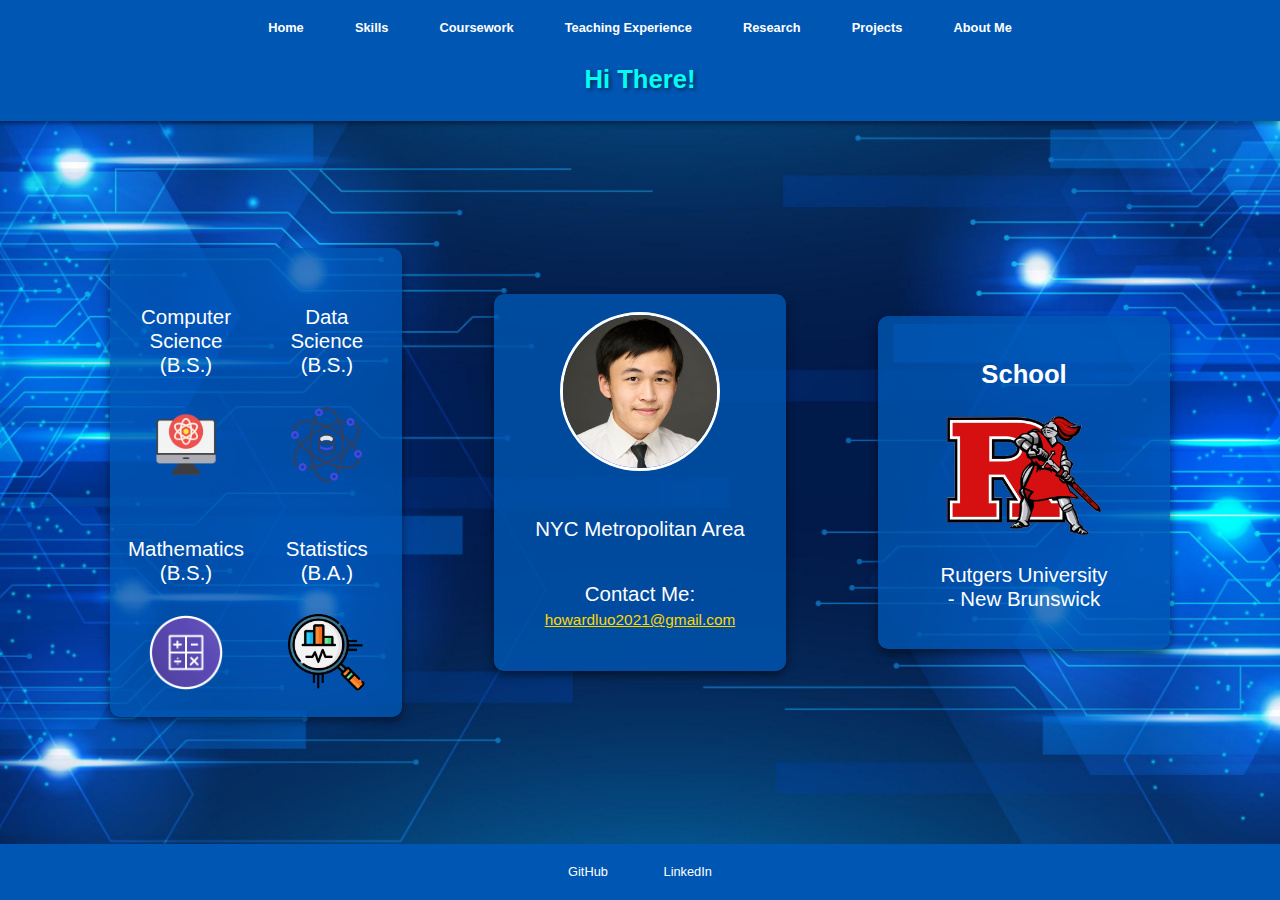
<file: templates/index.html>
<!DOCTYPE html>
<html lang="en">
<head>
    <meta charset="UTF-8">
    <meta name="viewport" content="width=device-width, initial-scale=1.0">
    <title>Howard Luo's Website</title>
    <link rel="stylesheet" href="/static/css/styles.css">
</head>
<body>
    <header>
        <nav>
            <a href="/">Home</a>
            <a href="/skills">Skills</a>
            <a href="/coursework">Coursework</a>
            <a href="/teaching">Teaching Experience</a>
            <a href="/research">Research</a>
            <a href="/projects">Projects</a>
            <a href="/about">About Me</a>
        </nav>
        <h1>Hi There!</h1>
        
    </header>
    <div class="container">
        <!-- Left (Majors) -->
        <div class="box">
            <div class="majors-grid">
                <div class="majors-item">
                    <p>Computer Science (B.S.)</p>
                    <a href="https://www.cs.rutgers.edu/academics/undergraduate/cs-degrees/b-s-degree" target="_blank">
                        <img src="/static/majors/computer_science.png" alt="Computer Science">
                    </a>
                </div>
                <div class="majors-item">
                    <p>Data Science (B.S.)</p>
                    <a href="https://mps.rutgers.edu/data-science-program/b-s-in-data-science" target="_blank">
                        <img src="/static/majors/data_science.png" alt="Data Science">
                    </a>
                </div>
                <div class="majors-item">
                    <p>Mathematics (B.S.)</p>
                    <a href="https://math.rutgers.edu/academics/undergraduate/majors" target="_blank">
                        <img src="/static/majors/mathematics.png" alt="Mathematics">
                    </a>
                </div>
                <div class="majors-item">
                    <p>Statistics (B.A.)</p>
                    <a href="https://statistics.rutgers.edu/majors" target="_blank">
                        <img src="/static/majors/statistics.png" alt="Statistics">
                    </a>
                </div>
            </div>
        </div>

        <!-- Middle (General) -->
        <div class="box center-box">
            <a href="https://youtu.be/dQw4w9WgXcQ" target="_blank">
                <img src="/static/misc_assets/my_photo.jpg" alt="My Photo">
            </a>
            <p>NYC Metropolitan Area</p>
            <p>Contact Me: <a href="mailto:howardluo2021@gmail.com" style="color: #FFD700;">howardluo2021@gmail.com</a></p>
        </div>

        <!-- Right (School) -->
        <div class="box right-box">
            <h3>School</h3>
            <a href="https://newbrunswick.rutgers.edu/" target="_blank">
                <img src="/static/misc_assets/rutgers_logo.png" alt="Rutgers University">
            </a>
            <p>Rutgers University<br>- New Brunswick</p>
        </div>
    </div>
    <footer>
        <a href="https://github.com/HowardLuo49" target="_blank">GitHub</a>
        <a href="https://www.linkedin.com/in/howard-luo-03b54b238/" target="_blank">LinkedIn</a>
    </footer>
</body>
</html>
</file>
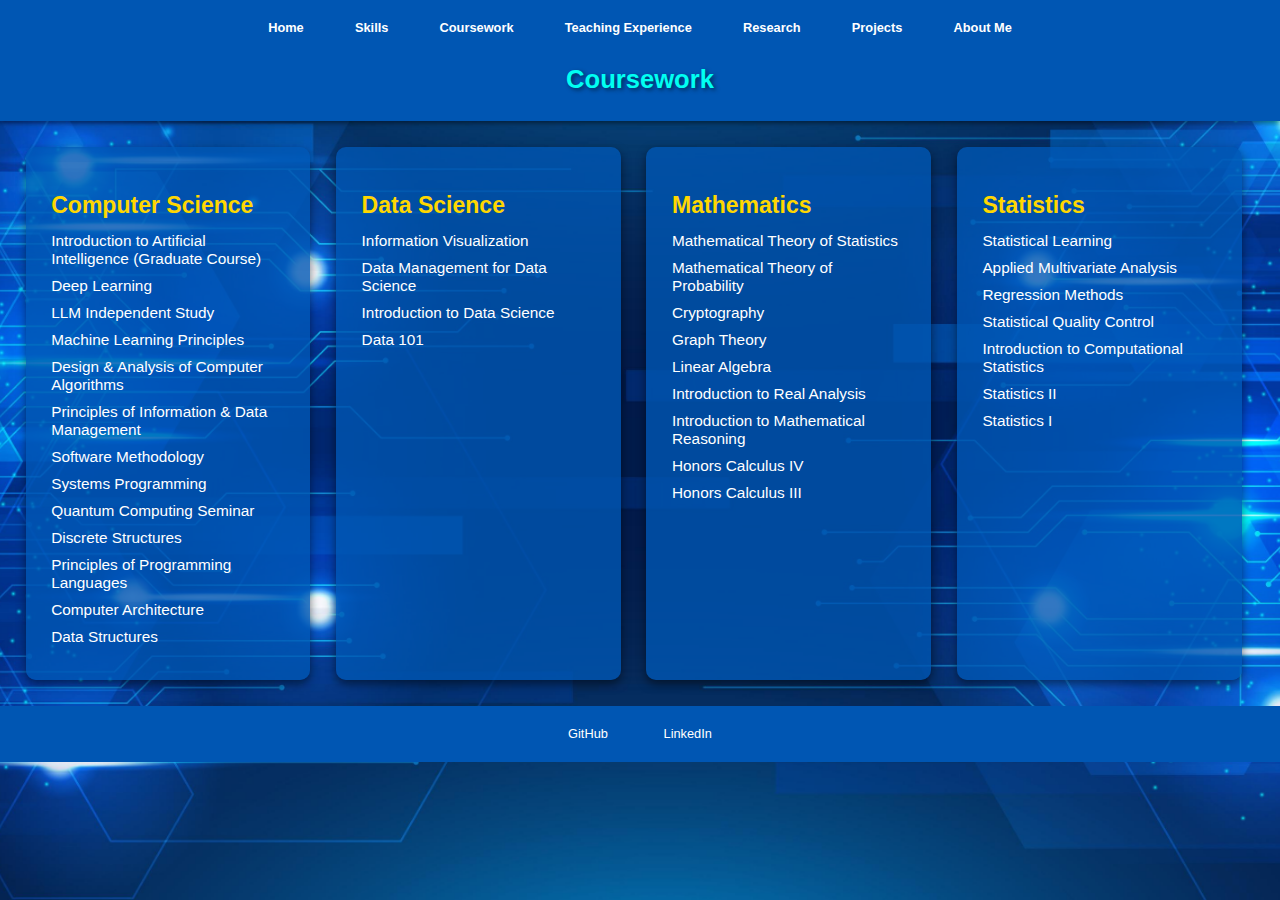
<file: templates/coursework.html>
<!DOCTYPE html>
<html lang="en">
<head>
    <meta charset="UTF-8">
    <meta name="viewport" content="width=device-width, initial-scale=1.0">
    <title>Coursework</title>
    <link rel="stylesheet" href="/static/css/styles.css">
</head>
<body>
    <header>
        <nav>
            <a href="/">Home</a>
            <a href="/skills">Skills</a>
            <a href="/coursework">Coursework</a>
            <a href="/teaching">Teaching Experience</a>
            <a href="/research">Research</a>
            <a href="/projects">Projects</a>
            <a href="/about">About Me</a>
        </nav>
        <h1>Coursework</h1>
    </header>
    <div class="coursework-container">
        <div class="coursework-column">
            <h2>Computer Science</h2>
            <ul>
                <li>Introduction to Artificial Intelligence (Graduate Course)</li>
                <li>Deep Learning</li>
                <li>LLM Independent Study</li>
                <li>Machine Learning Principles</li>
                <li>Design & Analysis of Computer Algorithms</li>
                <li>Principles of Information & Data Management</li>
                <li>Software Methodology</li>
                <li>Systems Programming</li>
                <li>Quantum Computing Seminar</li>
                <li>Discrete Structures</li>
                <li>Principles of Programming Languages</li>
                <li>Computer Architecture</li>
                <li>Data Structures</li>
            </ul>
        </div>
        <div class="coursework-column">
            <h2>Data Science</h2>
            <ul>
                <li>Information Visualization</li>
                <li>Data Management for Data Science</li>
                <li>Introduction to Data Science</li>
                <li>Data 101</li>
            </ul>
        </div>
        <div class="coursework-column">
            <h2>Mathematics</h2>
            <ul>
                <li>Mathematical Theory of Statistics</li>
                <li>Mathematical Theory of Probability</li>
                <li>Cryptography</li>
                <li>Graph Theory</li>
                <li>Linear Algebra</li>
                <li>Introduction to Real Analysis</li>
                <li>Introduction to Mathematical Reasoning</li>
                <li>Honors Calculus IV</li>
                <li>Honors Calculus III</li>
            </ul>
        </div>
        <div class="coursework-column">
            <h2>Statistics</h2>
            <ul>
                <li>Statistical Learning</li>
                <li>Applied Multivariate Analysis</li>
                <li>Regression Methods</li>
                <li>Statistical Quality Control</li>
                <li>Introduction to Computational Statistics</li>
                <li>Statistics II</li>
                <li>Statistics I</li>
            </ul>
        </div>
    </div>
    <footer>
        <a href="https://github.com/HowardLuo49" target="_blank">GitHub</a>
        <a href="https://www.linkedin.com/in/howard-luo-03b54b238/" target="_blank">LinkedIn</a>
    </footer>
</body>
</html>
</file>
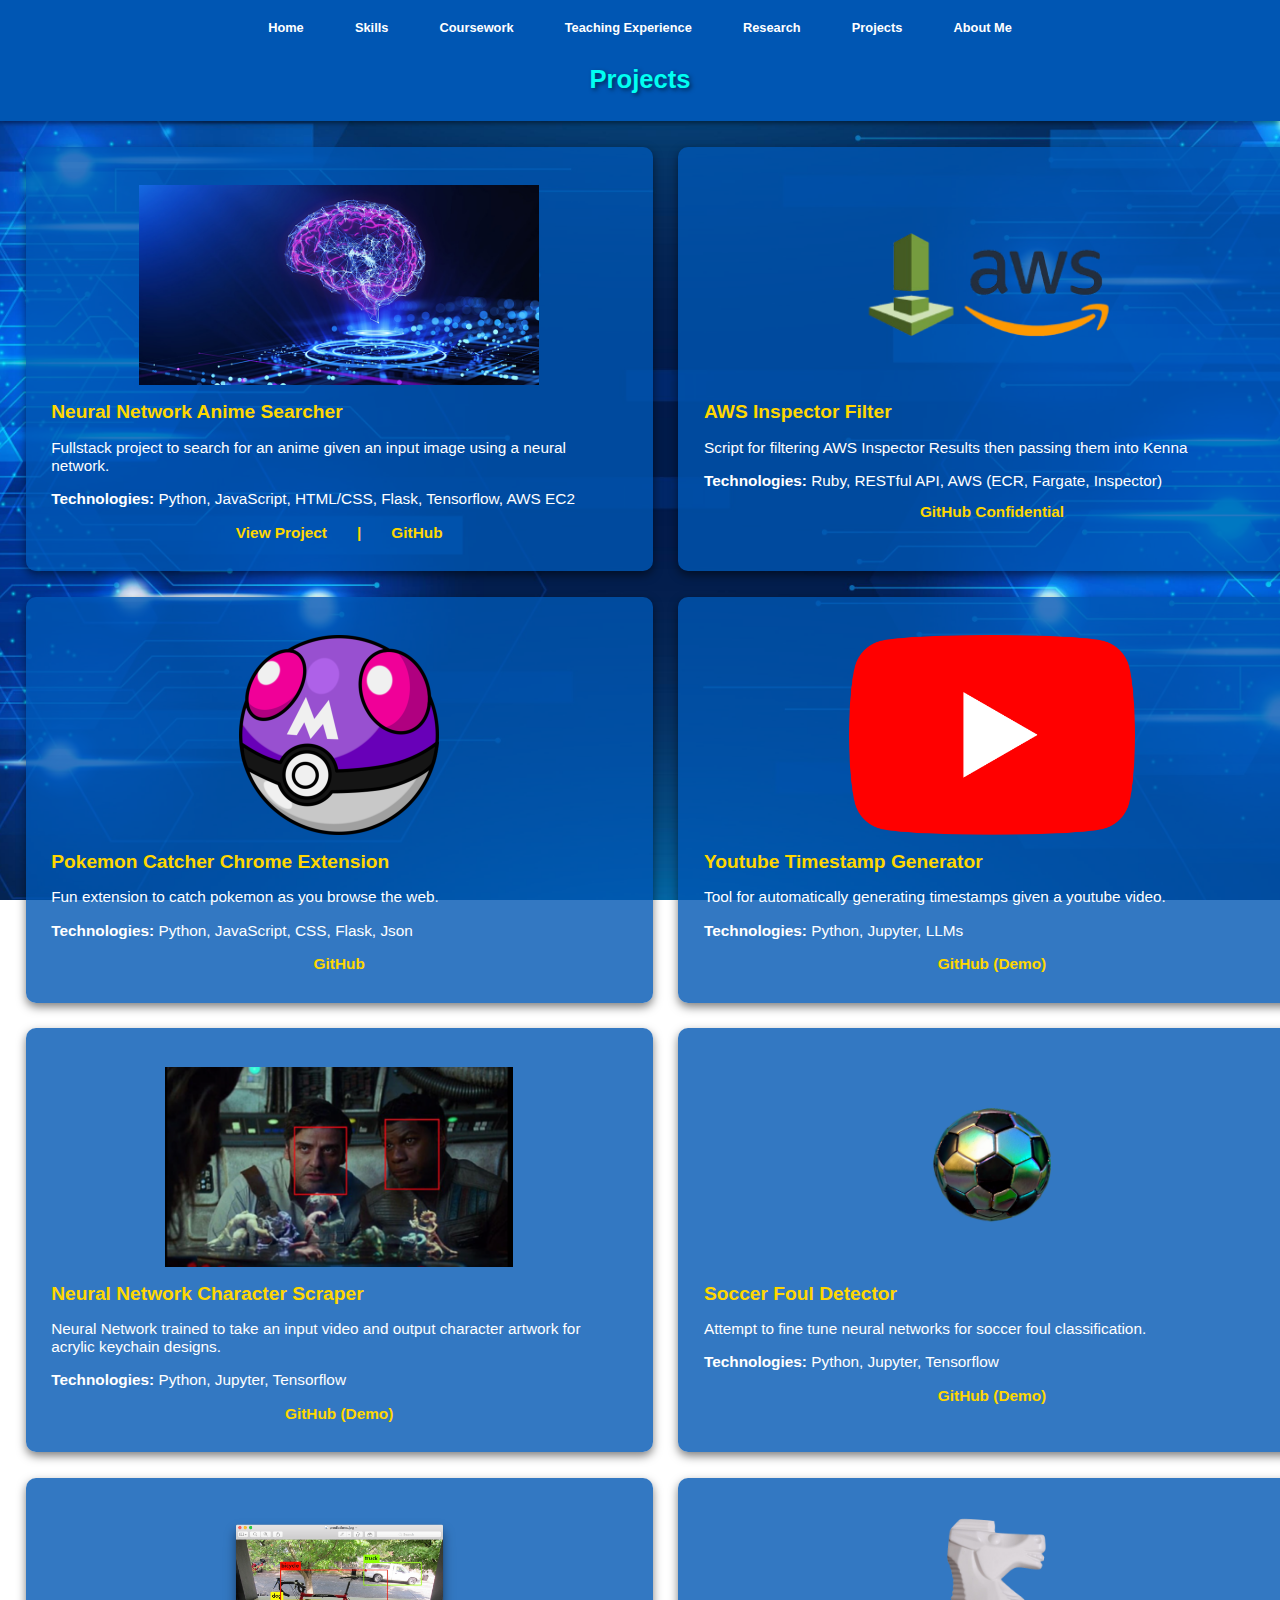
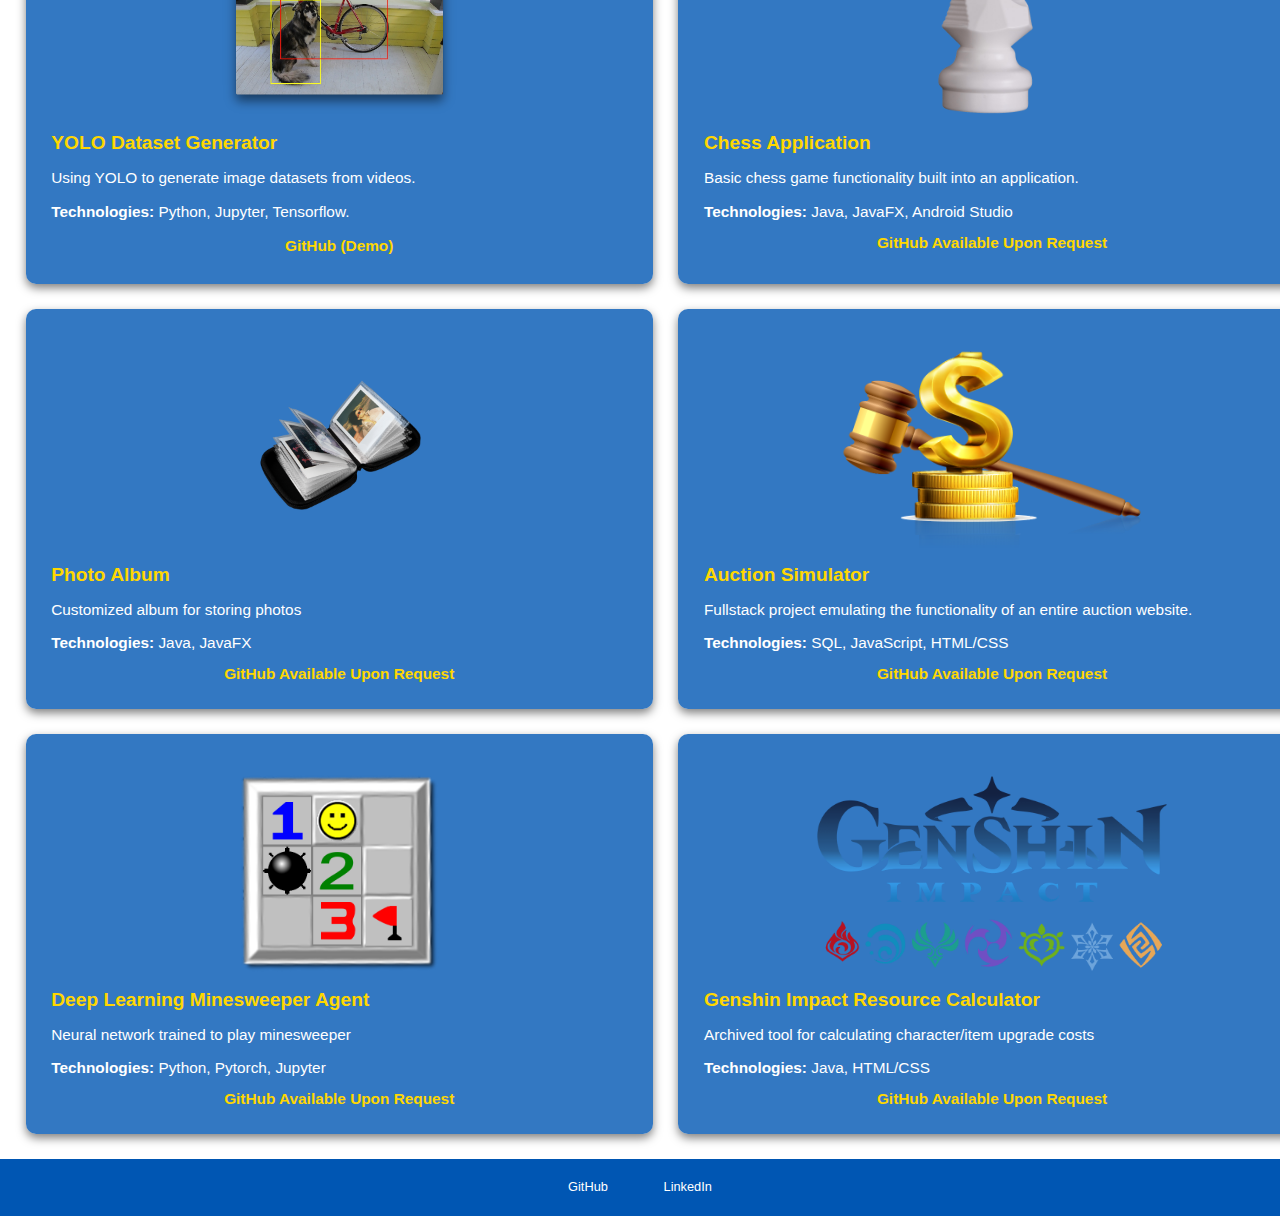
<file: templates/projects.html>
<!DOCTYPE html>
<html lang="en">
<head>
    <meta charset="UTF-8">
    <meta name="viewport" content="width=device-width, initial-scale=1.0">
    <title>Projects</title>
    <link rel="stylesheet" href="/static/css/styles.css">
</head>
<body>
    <header>
        <nav>
            <a href="/">Home</a>
            <a href="/skills">Skills</a>
            <a href="/coursework">Coursework</a>
            <a href="/teaching">Teaching Experience</a>
            <a href="/research">Research</a>
            <a href="/projects">Projects</a>
            <a href="/about">About Me</a>
        </nav>
        <h1>Projects</h1>
    </header>
    <div class="projects-container">
        <div class="project-card">
            <div class="project-image">
                <img src="/static/project_images/Neural_Network_Anime_Searcher.png" alt="Project Image">
            </div>
            <h2>Neural Network Anime Searcher</h2>
            <p>Fullstack project to search for an anime given an input image using a neural network.</p>
            <p><strong>Technologies:</strong> Python, JavaScript, HTML/CSS, Flask, Tensorflow, AWS EC2</p>
            <div class="project-links">
                <a href="https://animeneuralnet.com" target="_blank">View Project</a>
                <span>|</span>
                <a href="https://github.com/HowardLuo49/SNN" target="_blank">GitHub</a>
            </div>
        </div>
        <div class="project-card">
            <div class="project-image">
                <img src="/static/project_images/AWS_Inspector_Filter.png" alt="Project Image">
            </div>
            <h2>AWS Inspector Filter</h2>
            <p>Script for filtering AWS Inspector Results then passing them into Kenna</p>
            <p><strong>Technologies:</strong> Ruby, RESTful API, AWS (ECR, Fargate, Inspector)</p>
            <div class="project-links">
                <span class="request-text">GitHub Confidential</span>
            </div>
        </div>
        <div class="project-card">
            <div class="project-image">
                <img src="/static/project_images/Pokemon_Catcher_Chrome_Extension.png" alt="Project Image">
            </div>
            <h2>Pokemon Catcher Chrome Extension</h2>
            <p>Fun extension to catch pokemon as you browse the web.</p>
            <p><strong>Technologies:</strong> Python, JavaScript, CSS, Flask, Json</p>
            <div class="project-links">
                <a href="https://github.com/HowardLuo49/Pokemon_Chrome_Extension" target="_blank">GitHub</a>
            </div>
        </div>
        <div class="project-card">
            <div class="project-image">
                <img src="/static/project_images/Youtube_Timestamp_Generator.png" alt="Project Image">
            </div>
            <h2>Youtube Timestamp Generator</h2>
            <p>Tool for automatically generating timestamps given a youtube video.</p>
            <p><strong>Technologies:</strong> Python, Jupyter, LLMs</p>
            <div class="project-links">
                <a href="https://github.com/HowardLuo49/Youtube_Timestamp_Generator" target="_blank">GitHub (Demo)</a>
            </div>
        </div>
        <div class="project-card">
            <div class="project-image">
                <img src="/static/project_images/Neural_Network_Character_Scraper.png" alt="Project Image">
            </div>
            <h2>Neural Network Character Scraper</h2>
            <p>Neural Network trained to take an input video and output character artwork for acrylic keychain designs.</p>
            <p><strong>Technologies:</strong> Python, Jupyter, Tensorflow</p>
            <div class="project-links">
                <a href="https://github.com/HowardLuo49/video-character-nn-scraper-for-keychain-art" target="_blank">GitHub (Demo)</a>
            </div>
        </div>
        <div class="project-card">
            <div class="project-image">
                <img src="/static/project_images/Soccer_Foul_Detector.png" alt="Project Image">
            </div>
            <h2>Soccer Foul Detector</h2>
            <p>Attempt to fine tune neural networks for soccer foul classification.</p>
            <p><strong>Technologies:</strong> Python, Jupyter, Tensorflow</p>
            <div class="project-links">
                <a href="https://github.com/HowardLuo49/Soccer_Foul_NN" target="_blank">GitHub (Demo)</a>
            </div>
        </div>
        <div class="project-card">
            <div class="project-image">
                <img src="/static/project_images/YOLO_Dataset_Generator.png" alt="Project Image">
            </div>
            <h2>YOLO Dataset Generator</h2>
            <p>Using YOLO to generate image datasets from videos.</p>
            <p><strong>Technologies:</strong> Python, Jupyter, Tensorflow.</p>
            <div class="project-links">
                <a href="https://github.com/HowardLuo49/YOLO-Video-Image-Dataset-Scraper" target="_blank">GitHub (Demo)</a>
            </div>
        </div>
        <div class="project-card">
            <div class="project-image">
                <img src="/static/project_images/Chess_Application.png" alt="Project Image">
            </div>
            <h2>Chess Application</h2>
            <p>Basic chess game functionality built into an application.</p>
            <p><strong>Technologies:</strong> Java, JavaFX, Android Studio</p>
            <div class="project-links">
                <span class="request-text">GitHub Available Upon Request</span>
            </div>
        </div>
        <div class="project-card">
            <div class="project-image">
                <img src="/static/project_images/Photo_Album.png" alt="Project Image">
            </div>
            <h2>Photo Album</h2>
            <p>Customized album for storing photos</p>
            <p><strong>Technologies:</strong> Java, JavaFX</p>
            <div class="project-links">
                <span class="request-text">GitHub Available Upon Request</span>
            </div>
        </div>
        <div class="project-card">
            <div class="project-image">
                <img src="/static/project_images/Auction_Simulator.png" alt="Project Image">
            </div>
            <h2>Auction Simulator</h2>
            <p>Fullstack project emulating the functionality of an entire auction website.</p>
            <p><strong>Technologies:</strong> SQL, JavaScript, HTML/CSS</p>
            <div class="project-links">
                <span class="request-text">GitHub Available Upon Request</span>
            </div>
        </div>
        <div class="project-card">
            <div class="project-image">
                <img src="/static/project_images/Deep_Learning_Minesweeper_Agent.png" alt="Project Image">
            </div>
            <h2>Deep Learning Minesweeper Agent</h2>
            <p>Neural network trained to play minesweeper</p>
            <p><strong>Technologies:</strong> Python, Pytorch, Jupyter</p>
            <div class="project-links">
                <span class="request-text">GitHub Available Upon Request</span>
            </div>
        </div>
        <div class="project-card">
            <div class="project-image">
                <img src="/static/project_images/Genshin_Impact_Resource_Calculator.png" alt="Project Image">
            </div>
            <h2>Genshin Impact Resource Calculator</h2>
            <p>Archived tool for calculating character/item upgrade costs</p>
            <p><strong>Technologies:</strong> Java, HTML/CSS</p>
            <div class="project-links">
                <span class="request-text">GitHub Available Upon Request</span>
            </div>
        </div>
    </div>
    <footer>
        <a href="https://github.com/HowardLuo49" target="_blank">GitHub</a>
        <a href="https://www.linkedin.com/in/howard-luo-03b54b238/" target="_blank">LinkedIn</a>
    </footer>
</body>
</html>
</file>
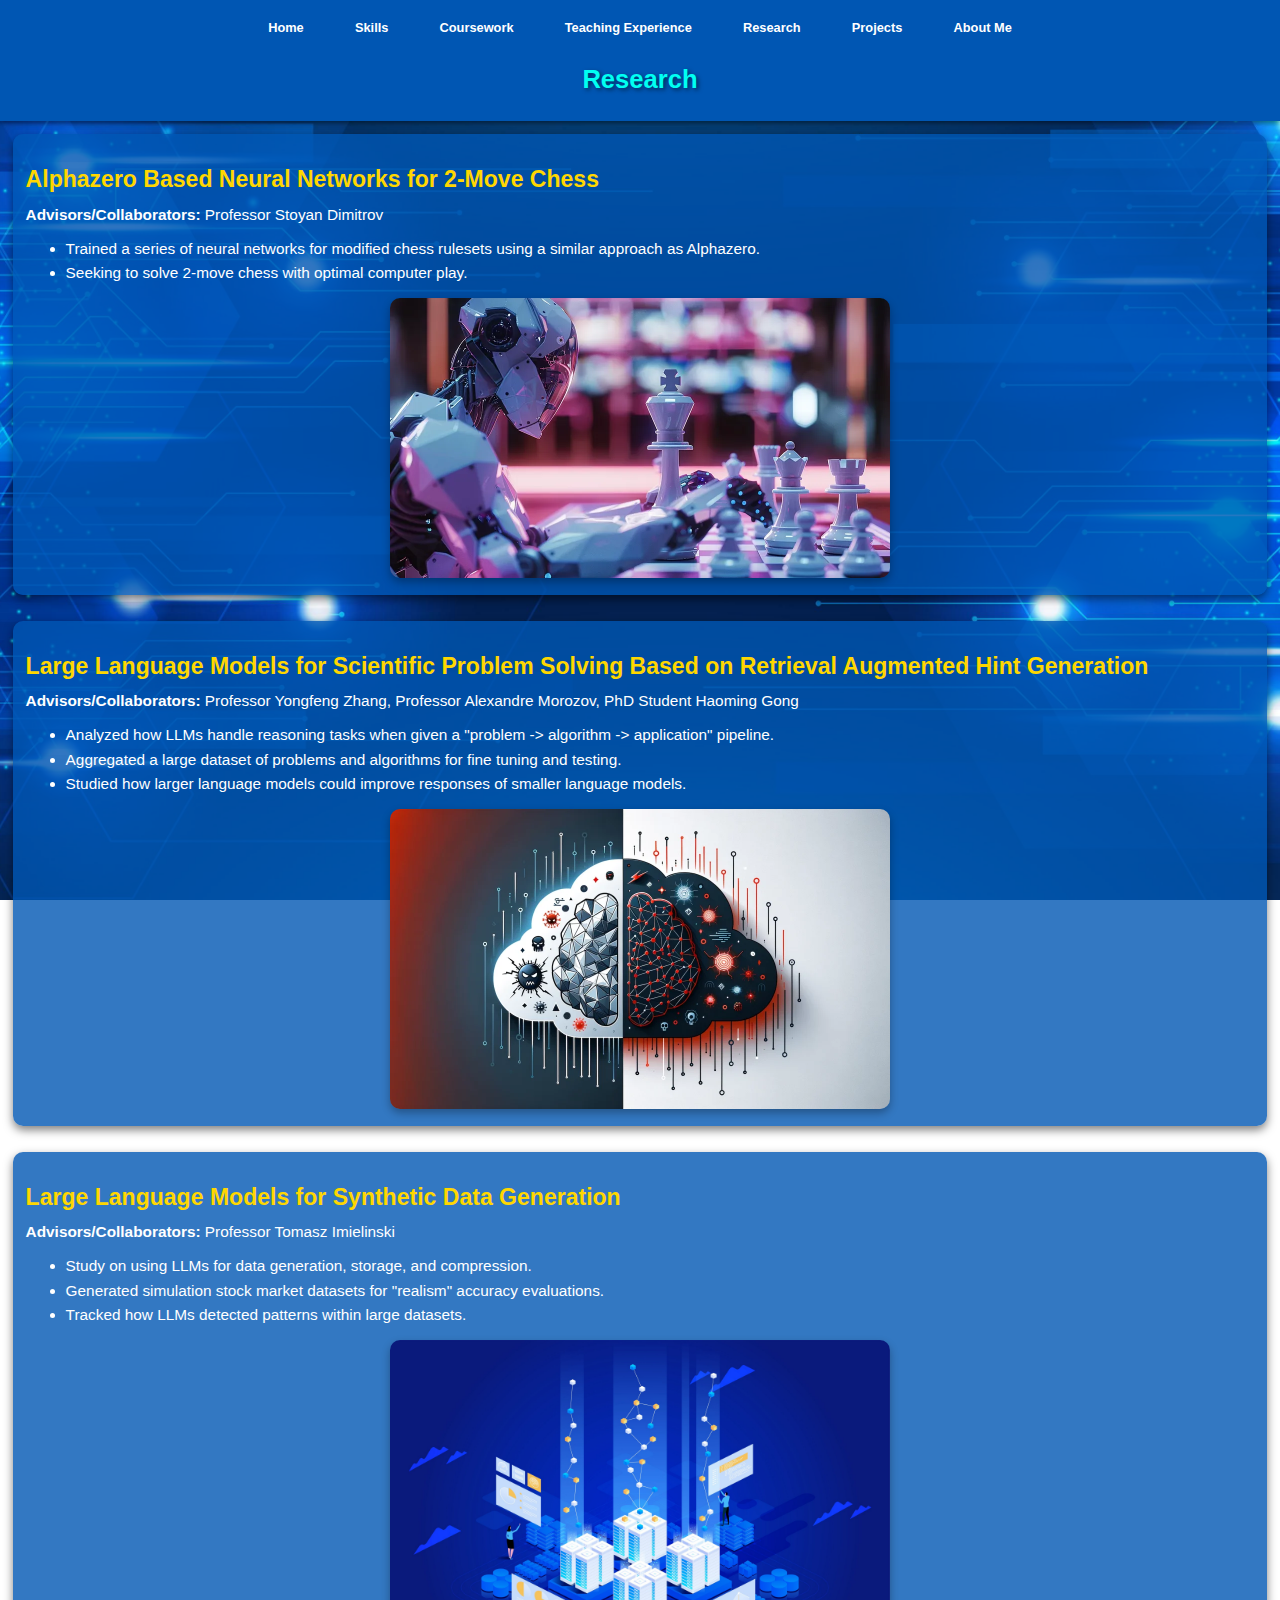
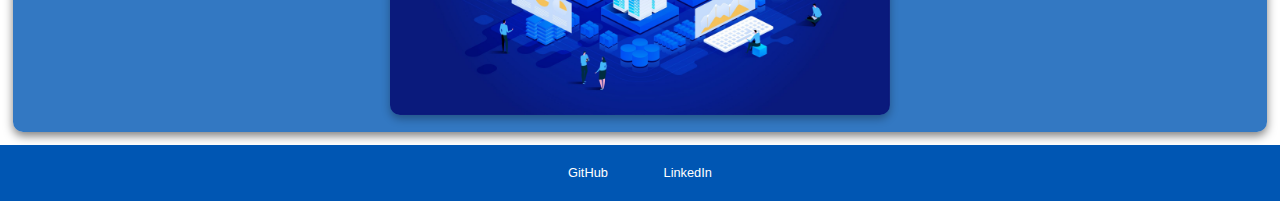
<file: templates/research.html>
<!DOCTYPE html>
<html lang="en">
<head>
    <meta charset="UTF-8">
    <meta name="viewport" content="width=device-width, initial-scale=1.0">
    <title>Research</title>
    <link rel="stylesheet" href="/static/css/styles.css">
</head>
<body>
    <header>
        <nav>
            <a href="/">Home</a>
            <a href="/skills">Skills</a>
            <a href="/coursework">Coursework</a>
            <a href="/teaching">Teaching Experience</a>
            <a href="/research">Research</a>
            <a href="/projects">Projects</a>
            <a href="/about">About Me</a>
        </nav>
        <h1>Research</h1>
    </header>
    <div class="research-container">
        <div class="research-card">
            <h2>Alphazero Based Neural Networks for 2-Move Chess</h2>
            <p><strong>Advisors/Collaborators:</strong> Professor Stoyan Dimitrov</p>
            <ul>
                <li><p>Trained a series of neural networks for modified chess rulesets using a similar approach as Alphazero.</p></li>
                <li><p>Seeking to solve 2-move chess with optimal computer play.</p></li>
            </ul>
            <div class="research-image">
                <img src="/static/research_images/chess_project.png" alt="Chess Project">
            </div>
        </div>
        <div class="research-card">
            <h2>Large Language Models for Scientific Problem Solving Based on Retrieval Augmented Hint Generation</h2>
            <p><strong>Advisors/Collaborators:</strong> Professor Yongfeng Zhang, Professor Alexandre Morozov, PhD Student Haoming Gong</p>
            <ul>
                <li><p>Analyzed how LLMs handle reasoning tasks when given a "problem -> algorithm -> application" pipeline.</p></li>
                <li><p>Aggregated a large dataset of problems and algorithms for fine tuning and testing.</p></li>
                <li><p>Studied how larger language models could improve responses of smaller language models.</p></li>
            </ul>
            <div class="research-image">
                <img src="/static/research_images/llm_project.png" alt="LLM Project">
            </div>
        </div>
        <div class="research-card">
            <h2>Large Language Models for Synthetic Data Generation</h2>
            <p><strong>Advisors/Collaborators:</strong> Professor Tomasz Imielinski</p>
            <ul>
                <li><p>Study on using LLMs for data generation, storage, and compression.</p></li>
                <li><p>Generated simulation stock market datasets for "realism" accuracy evaluations.</p></li>
                <li><p>Tracked how LLMs detected patterns within large datasets.</p></li>
            </ul>
            <div class="research-image">
                <img src="/static/research_images/synthetic_data.png" alt="Synthetic Data Project">
            </div>
        </div>
    </div>
    <footer>
        <a href="https://github.com/HowardLuo49" target="_blank">GitHub</a>
        <a href="https://www.linkedin.com/in/howard-luo-03b54b238/" target="_blank">LinkedIn</a>
    </footer>
</body>
</html>
</file>
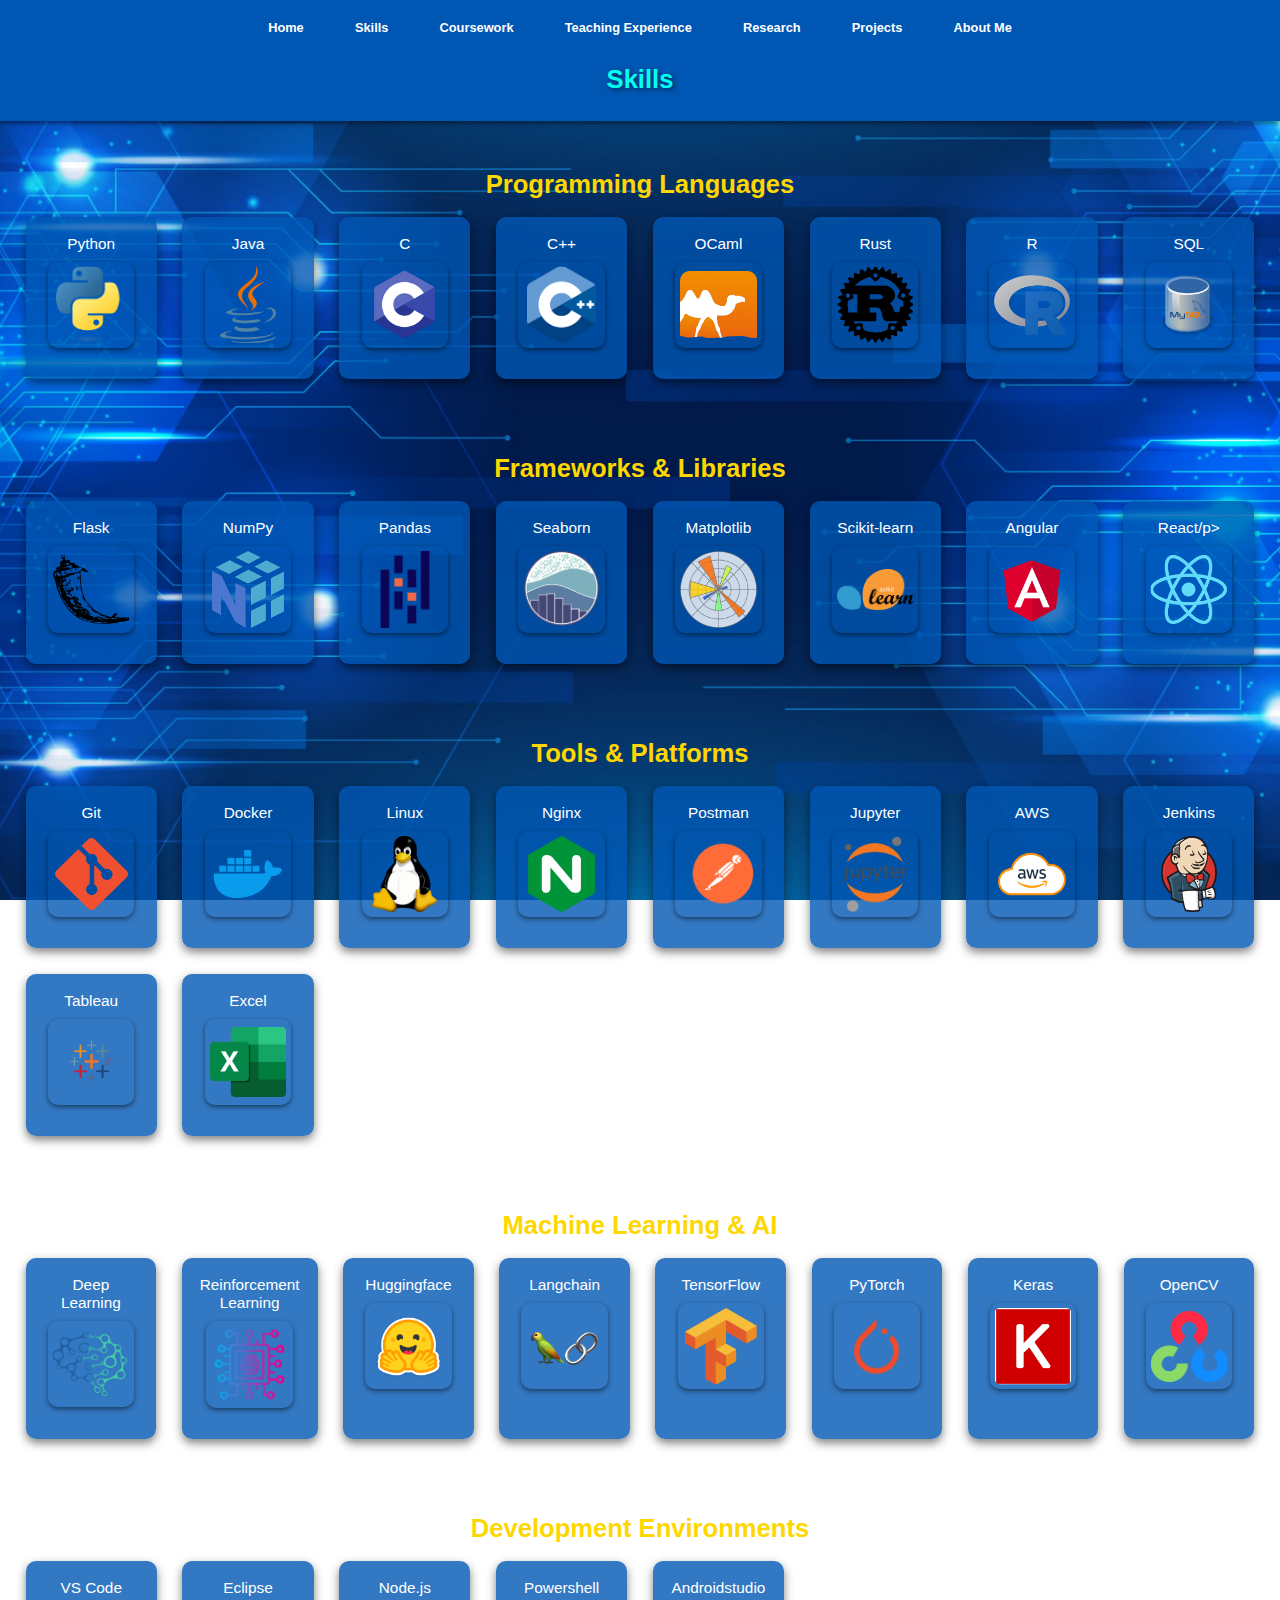
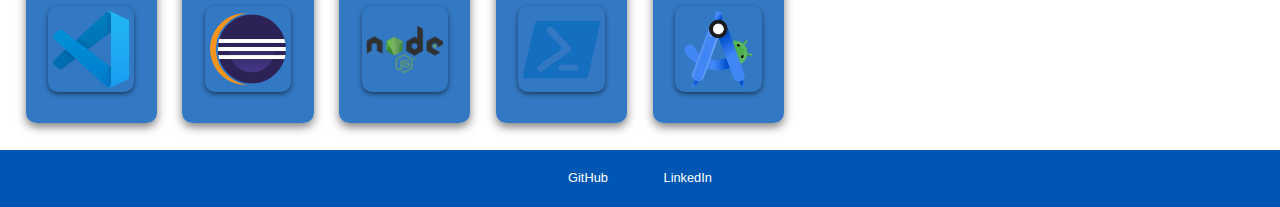
<file: templates/skills.html>
<!DOCTYPE html>
<html lang="en">
<head>
    <meta charset="UTF-8">
    <meta name="viewport" content="width=device-width, initial-scale=1.0">
    <title>Skills</title>
    <link rel="stylesheet" href="/static/css/styles.css">
</head>
<body>
    <header>
        <nav>
            <a href="/">Home</a>
            <a href="/skills">Skills</a>
            <a href="/coursework">Coursework</a>
            <a href="/teaching">Teaching Experience</a>
            <a href="/research">Research</a>
            <a href="/projects">Projects</a>
            <a href="/about">About Me</a>
        </nav>
        <h1>Skills</h1>
    </header>
    <div class="skills-category">
        <h2>Programming Languages</h2>
        <div class="skills-grid">
            <div class="skills-item">
                <p>Python</p>
                <img src="/static/skills_images/python.png" alt="Python">
            </div>
            <div class="skills-item">
                <p>Java</p>
                <img src="/static/skills_images/java.png" alt="Java">
            </div>
            <div class="skills-item">
                <p>C</p>
                <img src="/static/skills_images/c.png" alt="C">
            </div>
            <div class="skills-item">
                <p>C++</p>
                <img src="/static/skills_images/cpp.png" alt="C++">
            </div>
            <div class="skills-item">
                <p>OCaml</p>
                <img src="/static/skills_images/ocaml.png" alt="OCaml">
            </div>
            <div class="skills-item">
                <p>Rust</p>
                <img src="/static/skills_images/rust.png" alt="Rust">
            </div>
            <div class="skills-item">
                <p>R</p>
                <img src="/static/skills_images/r.png" alt="R">
            </div>
            <div class="skills-item">
                <p>SQL</p>
                <img src="/static/skills_images/sql.png" alt="SQL">
            </div>
        </div>
    </div>
    
    <div class="skills-category">
        <h2>Frameworks & Libraries</h2>
        <div class="skills-grid">
            <div class="skills-item">
                <p>Flask</p>
                <img src="/static/skills_images/flask.png" alt="Flask">
            </div>
            <div class="skills-item">
                <p>NumPy</p>
                <img src="/static/skills_images/numpy.png" alt="NumPy">
            </div>
            <div class="skills-item">
                <p>Pandas</p>
                <img src="/static/skills_images/pandas.png" alt="Pandas">
            </div>
            <div class="skills-item">
                <p>Seaborn</p>
                <img src="/static/skills_images/seaborn.png" alt="Seaborn">
            </div>
            <div class="skills-item">
                <p>Matplotlib</p>
                <img src="/static/skills_images/matplotlib.png" alt="Matplotlib">
            </div>
            <div class="skills-item">
                <p>Scikit-learn</p>
                <img src="/static/skills_images/sklearn.png" alt="Scikit-learn">
            </div>
            <div class="skills-item">
                <p>Angular</p>
                <img src="/static/skills_images/angular.png" alt="Angular">
            </div>
            <div class="skills-item">
                <p>React/p>
                <img src="/static/skills_images/react.png" alt="React">
            </div>
        </div>
    </div>
    
    <div class="skills-category">
        <h2>Tools & Platforms</h2>
        <div class="skills-grid">
            <div class="skills-item">
                <p>Git</p>
                <img src="/static/skills_images/git.png" alt="Git">
            </div>
            <div class="skills-item">
                <p>Docker</p>
                <img src="/static/skills_images/docker.png" alt="Docker">
            </div>
            <div class="skills-item">
                <p>Linux</p>
                <img src="/static/skills_images/linux.png" alt="Linux">
            </div>
            <div class="skills-item">
                <p>Nginx</p>
                <img src="/static/skills_images/nginx.png" alt="Nginx">
            </div>
            <div class="skills-item">
                <p>Postman</p>
                <img src="/static/skills_images/postman.png" alt="Postman">
            </div>
            <div class="skills-item">
                <p>Jupyter</p>
                <img src="/static/skills_images/jupyter.png" alt="Jupyter">
            </div>
            <div class="skills-item">
                <p>AWS</p>
                <img src="/static/skills_images/aws.png" alt="AWS">
            </div>
            <div class="skills-item">
                <p>Jenkins</p>
                <img src="/static/skills_images/jenkins.png" alt="Jenkins">
            </div>
            <div class="skills-item">
                <p>Tableau</p>
                <img src="/static/skills_images/tableau.png" alt="Tableau">
            </div>
            <div class="skills-item">
                <p>Excel</p>
                <img src="/static/skills_images/excel.png" alt="Excel">
            </div>
        </div>
    </div>
    
    <div class="skills-category">
        <h2>Machine Learning & AI</h2>
        <div class="skills-grid">
            <div class="skills-item">
                <p>Deep Learning</p>
                <img src="/static/skills_images/deep_learning.png" alt="Deep Learning">
            </div>
            <div class="skills-item">
                <p>Reinforcement Learning</p>
                <img src="/static/skills_images/reinforcement_learning.png" alt="Reinforcement Learning">
            </div>
            <div class="skills-item">
                <p>Huggingface</p>
                <img src="/static/skills_images/huggingface.png" alt="Huggingface">
            </div>
            <div class="skills-item">
                <p>Langchain</p>
                <img src="/static/skills_images/langchain.png" alt="Langchain">
            </div>
            <div class="skills-item">
                <p>TensorFlow</p>
                <img src="/static/skills_images/tensorflow.png" alt="TensorFlow">
            </div>
            <div class="skills-item">
                <p>PyTorch</p>
                <img src="/static/skills_images/pytorch.png" alt="PyTorch">
            </div>
            <div class="skills-item">
                <p>Keras</p>
                <img src="/static/skills_images/keras.png" alt="Keras">
            </div>
            <div class="skills-item">
                <p>OpenCV</p>
                <img src="/static/skills_images/opencv.png" alt="OpenCV">
            </div>
        </div>
    </div>
    
    <div class="skills-category">
        <h2>Development Environments</h2>
        <div class="skills-grid">
            <div class="skills-item">
                <p>VS Code</p>
                <img src="/static/skills_images/vscode.png" alt="VS Code">
            </div>
            <div class="skills-item">
                <p>Eclipse</p>
                <img src="/static/skills_images/eclipse.png" alt="Eclipse">
            </div>
            <div class="skills-item">
                <p>Node.js</p>
                <img src="/static/skills_images/nodejs.png" alt="Node.js">
            </div>
            <div class="skills-item">
                <p>Powershell</p>
                <img src="/static/skills_images/powershell.png" alt="Powershell">
            </div>
            <div class="skills-item">
                <p>Androidstudio</p>
                <img src="/static/skills_images/androidstudio.png" alt="Androidstudio">
            </div>
        </div>
    </div>    
    <footer>
        <a href="https://github.com/HowardLuo49" target="_blank">GitHub</a>
        <a href="https://www.linkedin.com/in/howard-luo-03b54b238/" target="_blank">LinkedIn</a>
    </footer>
</body>
</html>
</file>
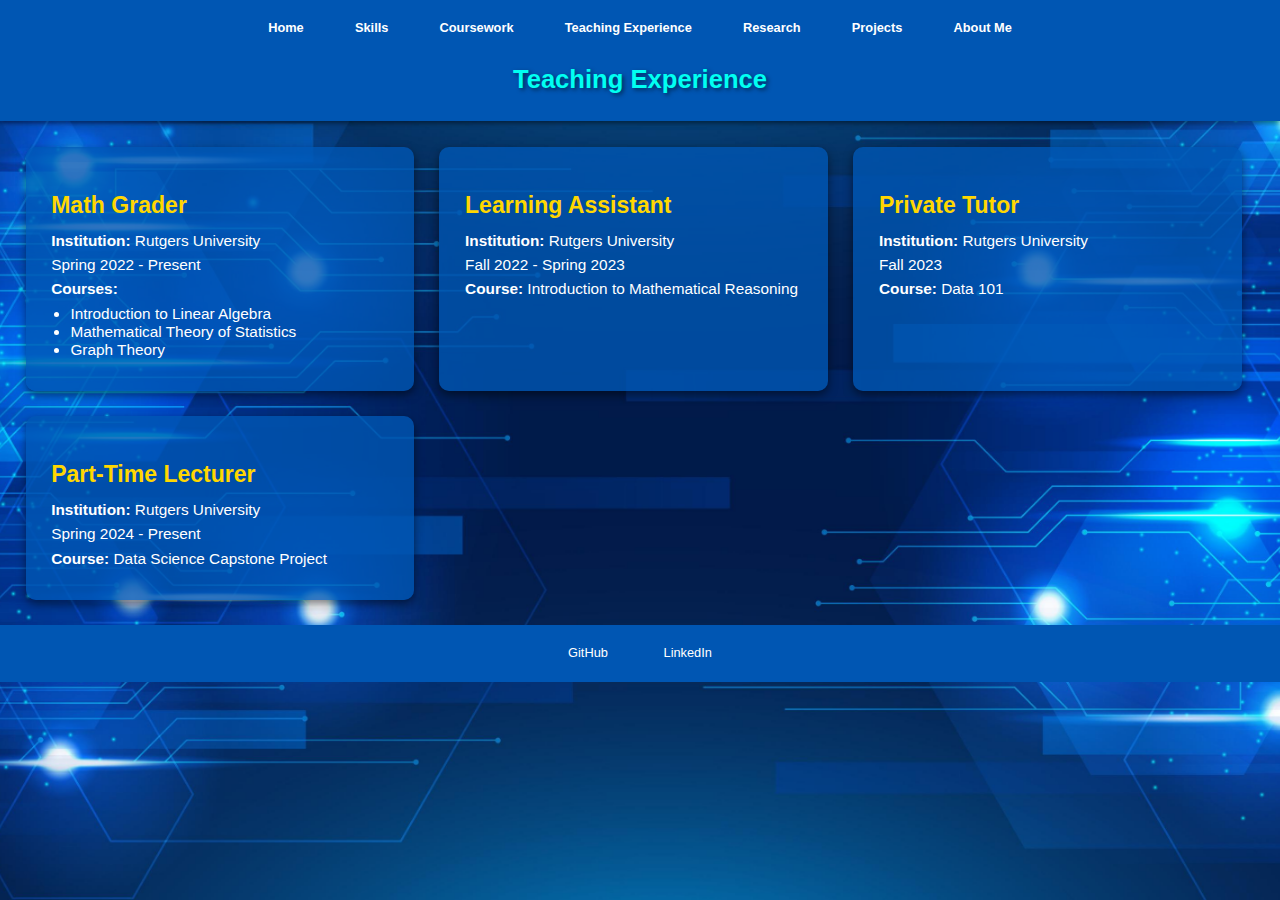
<file: templates/teaching.html>
<!DOCTYPE html>
<html lang="en">
<head>
    <meta charset="UTF-8">
    <meta name="viewport" content="width=device-width, initial-scale=1.0">
    <title>Teaching Experience</title>
    <link rel="stylesheet" href="/static/css/styles.css">
</head>
<body>
    <header>
        <nav>
            <a href="/">Home</a>
            <a href="/skills">Skills</a>
            <a href="/coursework">Coursework</a>
            <a href="/teaching">Teaching Experience</a>
            <a href="/research">Research</a>
            <a href="/projects">Projects</a>
            <a href="/about">About Me</a>
        </nav>
        <h1>Teaching Experience</h1>
    </header>
    <div class="teaching-container">
        <div class="teaching-card">
            <h2>Math Grader</h2>
            <p><strong>Institution:</strong> Rutgers University</p>
            <p>Spring 2022 - Present</p>
            <p><strong>Courses:</strong></p>
            <ul>
                <li>Introduction to Linear Algebra</li>
                <li>Mathematical Theory of Statistics</li>
                <li>Graph Theory</li>
            </ul>
        </div>
        <div class="teaching-card">
            <h2>Learning Assistant</h2>
            <p><strong>Institution:</strong> Rutgers University</p>
            <p>Fall 2022 - Spring 2023</p>
            <p><strong>Course:</strong> Introduction to Mathematical Reasoning</p>
        </div>
        <div class="teaching-card">
            <h2>Private Tutor</h2>
            <p><strong>Institution:</strong> Rutgers University</p>
            <p>Fall 2023</p>
            <p><strong>Course:</strong> Data 101</p>
        </div>
        <div class="teaching-card">
            <h2>Part-Time Lecturer</h2>
            <p><strong>Institution:</strong> Rutgers University</p>
            <p>Spring 2024 - Present</p>
            <p><strong>Course:</strong> Data Science Capstone Project</p>
        </div>
    </div>
    <footer>
        <a href="https://github.com/HowardLuo49" target="_blank">GitHub</a>
        <a href="https://www.linkedin.com/in/howard-luo-03b54b238/" target="_blank">LinkedIn</a>
    </footer>
</body>
</html>
</file>
<file: static/css/styles.css>
body {
    font-family: Arial, sans-serif;
    margin: 0;
    padding: 0;
    background: url('/static/misc_assets/background.jpg') no-repeat center center fixed;
    background-size: cover;
    color: #fff;
    display: flex;
    flex-direction: column;
    height: 100vh;
    cursor: url('/static/cursors/cursor_1_1.png'), auto;
}
a, a:hover {
    cursor: url('/static/cursors/cursor_1_2.png'), pointer;
}
header {
    background: #0056b3;
    width: 100%;
    text-align: center;
    padding: 2vh 0;
    box-shadow: 0 2px 5px rgba(0, 0, 0, 0.5);
}
header h1 {
    font-size: 2vw;
    color: #00fff2;
    text-align: center;
    margin-top: 3vh;
    margin-bottom: 1vh;
    font-weight: bold;
    text-shadow: 2px 2px 4px rgba(0, 0, 0, 0.5);
}
nav {
    display: flex;
    justify-content: center;
    flex-wrap: wrap;
}
nav a {
    text-decoration: none;
    color: #fff;
    margin: 0 2vw;
    font-weight: bold;
    font-size: 1vw;
}
nav a:hover {
    color: #00ff55;
}
.container {
    display: flex;
    justify-content: space-around;
    align-items: center;
    flex: 1;
    width: 90%;
    margin: 0 auto;
}
.box {
    background: rgba(0, 86, 179, 0.8);
    border-radius: 10px;
    box-shadow: 0 4px 10px rgba(0, 0, 0, 0.5);
    text-align: center;
    padding: 2vh;
    width: 20vw;
    max-width: 30%;
    height: auto;
    display: flex;
    flex-direction: column;
    justify-content: center;
}
.box h3 {
    font-size: 2vw;
    margin-bottom: 2vh;
}
.majors-grid {
    display: grid;
    grid-template-columns: 1fr 1fr;
    gap: 2vw;
    margin-top: 2vh;
}
.majors-item {
    text-align: center;
}
.majors-item img {
    width: 6vw;
    height: 6vw;
    margin-top: 1vh;
    border-radius: 10px;
    /* box-shadow: 0 2px 5px rgba(0, 0, 0, 0.5); */
    transition: transform 0.3s ease-in-out;
}
.majors-item p {
    font-size: 1.6vw;
}
img:hover {
    transform: scale(1.1);
    transition: transform 0.3s ease-in-out;
}
.center-box {
    display: flex;
    flex-direction: column;
    justify-content: center;
    align-items: center;
}
.center-box img {
    width: 12vw;
    height: 12vw;
    border-radius: 50%;
    border: 3px solid #fff;
    margin-bottom: 2vh;
    transition: transform 0.3s ease-in-out;
}
.center-box p {
    font-size: 1.6vw;
}
.right-box {
    display: flex;
    flex-direction: column;
    justify-content: center;
    align-items: center;
}
.right-box img {
    width: 12vw;
    height: auto;
    margin-top: 1vh;
    transition: transform 0.3s ease-in-out;
}
.right-box p {
    font-size: 1.6vw;
}
footer {
    background: #0056b3;
    color: #fff;
    text-align: center;
    padding: 2vh 0;
    width: 100%;
}
footer a {
    text-decoration: none;
    color: #fff;
    margin: 0 2vw;
    font-size: 1vw;
}
footer a:hover {
    color: #00ff55;
}

/* Skills */
.skills-category {
    margin: 3vh 0;
}
.skills-category h2 {
    font-size: 2vw;
    color: #FFD700;
    margin-bottom: 2vh;
    text-align: center;
}
.skills-grid {
    display: grid;
    grid-template-columns: repeat(8, 1fr);
    gap: 2vw;
    padding: 0 2vw;
}
.skills-item {
    background: rgba(0, 86, 179, 0.8);
    border-radius: 10px;
    box-shadow: 0 4px 10px rgba(0, 0, 0, 0.5);
    text-align: center;
    padding: 2vh;
    transition: transform 0.2s ease, box-shadow 0.2s ease;
}
.skills-item:hover {
    transform: scale(1.05);
    box-shadow: 0 6px 15px rgba(0, 0, 0, 0.7);
}
.skills-item img {
    width: 6vw;
    height: 6vw;
    margin: 1vh 0;
    border-radius: 10px;
    object-fit: contain;
    padding: 5%;
    box-shadow: 0 2px 5px rgba(0, 0, 0, 0.5);
}
.skills-item p {
    font-size: 1.2vw;
    color: #fff;
    margin: 0;
}

/* Coursework */
.coursework-container {
    display: grid;
    grid-template-columns: repeat(4, 1fr);
    gap: 2vw;
    padding: 2vw;
    width: 95%;
}
.coursework-column {
    background: rgba(0, 86, 179, 0.8);
    border-radius: 10px;
    box-shadow: 0 4px 10px rgba(0, 0, 0, 0.5);
    padding: 2vw;
    text-align: left;
    transition: transform 0.2s ease, box-shadow 0.2s ease;
}
.coursework-column:hover {
    transform: scale(1.05);
    box-shadow: 0 6px 15px rgba(0, 0, 0, 0.7);
}
.coursework-column h2 {
    font-size: 1.8vw;
    color: #FFD700;
    margin-bottom: 1vw;
}
.coursework-column ul {
    list-style: none;
    padding: 0;
    margin: 0;
}
.coursework-column ul li {
    font-size: 1.2vw;
    color: #fff;
    margin-bottom: 1vh;
}

/* Teaching Experience */
.teaching-container {
    display: grid;
    grid-template-columns: repeat(auto-fit, minmax(300px, 1fr));
    gap: 2vw;
    padding: 2vw;
    width: 95%;
}
.teaching-card {
    background: rgba(0, 86, 179, 0.8);
    border-radius: 10px;
    box-shadow: 0 4px 10px rgba(0, 0, 0, 0.5);
    padding: 2vw;
    color: #fff;
    text-align: left;
    transition: transform 0.2s ease, box-shadow 0.2s ease;
}
.teaching-card:hover {
    transform: scale(1.05);
    box-shadow: 0 6px 15px rgba(0, 0, 0, 0.7);
}
.teaching-card h2 {
    font-size: 1.8vw;
    color: #FFD700;
    margin-bottom: 1vw;
}
.teaching-card p, .teaching-card ul {
    font-size: 1.2vw;
    color: #fff;
    margin: 0.5vw 0;
}
.teaching-card ul {
    padding-left: 1.5vw;
    list-style-type: disc;
}

/* research */
.research-container {
    display: grid;
    grid-template-columns: 1fr;
    width: 100%;
    max-width: 2400px;
    margin: 0 auto;
}
.research-card {
    background: rgba(0, 86, 179, 0.8);
    border-radius: 10px;
    box-shadow: 0 4px 10px rgba(0, 0, 0, 0.5);
    padding: 1vw;
    color: #fff;
    text-align: left;
    margin: 1vw;
    transition: transform 0.2s ease, box-shadow 0.2s ease;
}
.research-card:hover {
    transform: scale(1.05);
    box-shadow: 0 6px 15px rgba(0, 0, 0, 0.7);
}
.research-card h2 {
    font-size: 1.8vw;
    color: #FFD700;
    margin-bottom: 1vw;
}
.research-card p {
    font-size: 1.2vw;
    color: #fff;
    margin: 0.5vw 0;
}
.research-image {
    flex: 1;
    text-align: center;
}
.research-image img {
    width: 100%;
    max-width: 500px;
    height: auto;
    border-radius: 10px;
    box-shadow: 0 4px 8px rgba(0, 0, 0, 0.3);
    transition: transform 0.3s ease-in-out;
}
.research-image img:hover {
    transform: scale(1.1);
    box-shadow: 0 6px 12px rgba(0, 0, 0, 0.5);
}

/* projects */
.projects-container {
    display: grid;
    grid-template-columns: repeat(2, 1fr);
    gap: 2vw;
    padding: 2vw;
    width: 100%;
    max-width: 1800px;
    margin: 0 auto;
}
.project-card {
    background: rgba(0, 86, 179, 0.8);
    border-radius: 10px;
    box-shadow: 0 4px 10px rgba(0, 0, 0, 0.5);
    padding: 2vw;
    color: #fff;
    text-align: left;
    position: relative;
    padding-bottom: 250px;
    transition: transform 0.2s ease, box-shadow 0.2s ease;
}
.project-card:hover {
    transform: scale(1.05);
    box-shadow: 0 6px 15px rgba(0, 0, 0, 0.7);
}
.project-card h2 {
    font-size: 1.5vw;
    color: #FFD700;
    margin-bottom: 1vw;
}
.project-card p {
    font-size: 1.2vw;
    color: #fff;
    margin-bottom: 1vh;
}
.project-card a {
    text-decoration: none;
    color: #FFD700;
    font-weight: bold;
    font-size: 1.2vw;
}
.project-card a:hover {
    text-decoration: underline;
}
.project-links {
    margin-top: 3vh;
    text-align: center;
}
.project-links a {
    text-decoration: none;
    color: #FFD700;
    font-weight: bold;
    margin: 0 1vw;
    font-size: 1.2vw;
    transition: color 0.3s ease-in-out;
}
.project-links a:hover {
    color: #fff;
}
.project-links span {
    font-size: 1.2vw;
    color: #FFD700;
    font-weight: bold;
    margin: 0 1vw;
}
.project-links .request-text {
    color: #FFD700;
}
.project-card {
    background: rgba(0, 86, 179, 0.8);
    border-radius: 10px;
    box-shadow: 0 4px 10px rgba(0, 0, 0, 0.5);
    padding: 2vw;
    color: #fff;
    text-align: left;
    position: relative;
}
.project-image {
    display: flex;
    justify-content: center;
    margin: 1vw 0;
}
.project-image img {
    width: auto;
    height: 200px;
    transition: transform 0.3s ease-in-out;
}
.project-image img:hover {
    transform: scale(1.2);
}
.project-links {
    text-align: center;
    margin-top: 1vw;
}


/* about */
.about-container {
    display: flex;
    flex-direction: column;
    align-items: center;
    padding: 2vw;
    max-width: 1500;
    margin: 0 auto;
}
.about-image img {
    width: 24vh;
    height: 24vh;
    border-radius: 50%;
    border: 3px solid #0056b3;
    margin-bottom: 2vw;
    box-shadow: 0 4px 10px rgba(0, 0, 0, 0.5);
}
.about-content {
    text-align: center;
    color: #fff;
    background: rgba(0, 86, 179, 0.8);
    padding: 2vw;
    border-radius: 10px;
    box-shadow: 0 4px 10px rgba(0, 0, 0, 0.5);
    width: 100%;
    margin-bottom: 2vw;
}
.hobbies-container {
    display: grid;
    grid-template-columns: repeat(4, 1fr);
    gap: 2vw;
    padding: 2vw;
}
.hobby-box {
    background: rgba(0, 86, 179, 0.8);
    border-radius: 10px;
    box-shadow: 0 4px 10px rgba(0, 0, 0, 0.5);
    text-align: center;
    padding: 1vw;
    transition: transform 0.3s ease-in-out, height 0.3s ease-in-out;
    overflow: hidden;
    position: relative;
    width: 18vw
}
.hobby-box:hover {
    transform: scale(1.15);
    height: auto;
    z-index: 10;
}
.hobby-box img {
    width: 100%;
    border-radius: 5px;
    margin-bottom: 1vw;
    transition: transform 0.3s ease-in-out;
}
.hobby-box:hover img {
    transform: scale(1.1);
}
.hobby-box h3 {
    font-size: 1.5vw;
    color: #FFD700;
    margin-bottom: 1vw;
}
.hobby-box .hobby-details {
    display: none;
    position: absolute;
    top: 0;
    left: 0;
    width: 90%;
    height: 95%;
    background: rgba(0, 0, 0, 0.9);
    color: #fff;
    padding: 1vw;
    overflow-y: auto;
    border-radius: 10px;
    text-align: center;
}
.hobby-box:hover .hobby-details {
    display: block;
    z-index: 10;
}
.hobby-box .hobby-details img {
    width: 80%;
    border-radius: 5px;
    margin: 1vw 0;
}
.hobby-box .hobby-details a {
    display: block;
    color: #FFD700;
    text-decoration: none;
    margin-top: 1vw;
    font-weight: bold;
    text-align: center;
}
.hobby-box .hobby-details a:hover {
    color: #fff;
}
.hobby-details p, a {
    font-size: 1.2vw;
    line-height: 1.6;
}
</file>
